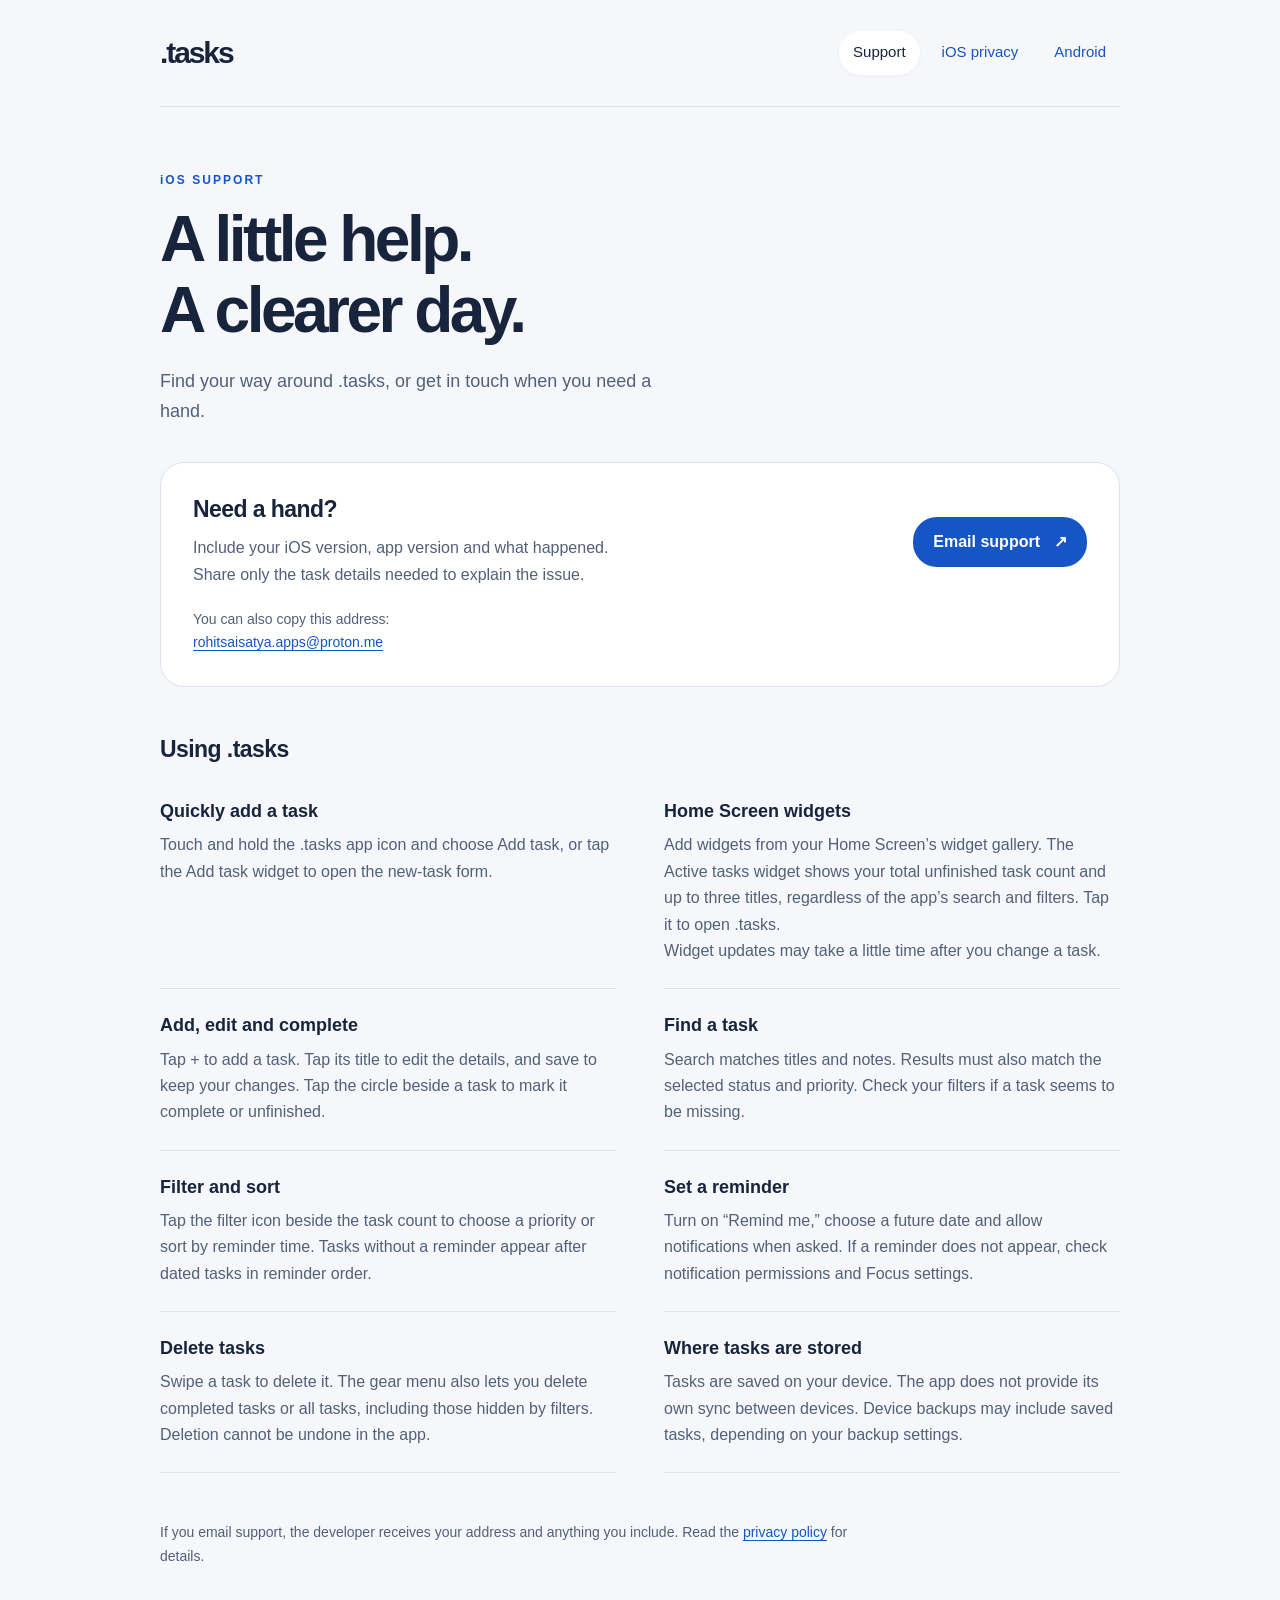
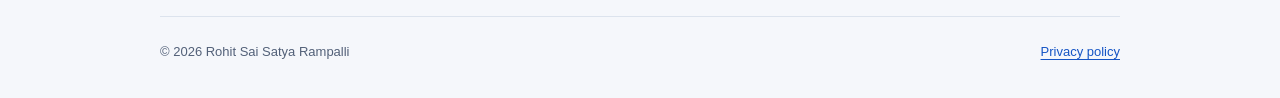
<file: index.html>
<!doctype html>
<html lang="en">
<head>
  <meta charset="utf-8">
  <meta name="viewport" content="width=device-width, initial-scale=1">
  <meta name="description" content="Help and support for .tasks, a simple iOS task app.">
  <title>Support · .tasks</title>
  <link rel="stylesheet" href="styles.css">
</head>
<body>
  <a class="skip-link" href="#main">Skip to content</a>
  <header class="site-header wrap">
    <a class="brand" href="./" aria-label=".tasks support home">.tasks</a>
    <nav aria-label="Main navigation">
      <a href="./" aria-current="page">Support</a>
      <a href="privacy.html">iOS privacy</a>
      <a href="android-support.html">Android</a>
    </nav>
  </header>
  <main id="main" class="wrap">
    <section class="hero" aria-labelledby="page-title">
      <p class="eyebrow">iOS SUPPORT</p>
      <h1 id="page-title">A little help.<br>A clearer day.</h1>
      <p class="intro">Find your way around .tasks, or get in touch when you need a hand.</p>
    </section>
    <section class="contact-card" aria-labelledby="contact-title">
      <div>
        <h2 id="contact-title">Need a hand?</h2>
        <p>Include your iOS version, app version and what happened.<br>Share only the task details needed to explain the issue.</p>
      </div>
      <a class="button" href="mailto:rohitsaisatya.apps@proton.me">Email support <span aria-hidden="true">↗</span></a>
      <p class="email">You can also copy this address:<br><a href="mailto:rohitsaisatya.apps@proton.me">rohitsaisatya.apps@proton.me</a></p>
    </section>
    <section class="help-section" aria-labelledby="help-title">
      <h2 id="help-title">Using .tasks</h2>
      <div class="help-grid">
        <article>
          <h3>Quickly add a task</h3>
          <p>Touch and hold the .tasks app icon and choose Add task, or tap the Add task widget to open the new-task form.</p>
        </article>
        <article>
          <h3>Home Screen widgets</h3>
          <p>Add widgets from your Home Screen’s widget gallery. The Active tasks widget shows your total unfinished task count and up to three titles, regardless of the app’s search and filters. Tap it to open .tasks.</p>
          <p>Widget updates may take a little time after you change a task.</p>
        </article>
        <article>
          <h3>Add, edit and complete</h3>
          <p>Tap + to add a task. Tap its title to edit the details, and save to keep your changes. Tap the circle beside a task to mark it complete or unfinished.</p>
        </article>
        <article>
          <h3>Find a task</h3>
          <p>Search matches titles and notes. Results must also match the selected status and priority. Check your filters if a task seems to be missing.</p>
        </article>
        <article>
          <h3>Filter and sort</h3>
          <p>Tap the filter icon beside the task count to choose a priority or sort by reminder time. Tasks without a reminder appear after dated tasks in reminder order.</p>
        </article>
        <article>
          <h3>Set a reminder</h3>
          <p>Turn on “Remind me,” choose a future date and allow notifications when asked. If a reminder does not appear, check notification permissions and Focus settings.</p>
        </article>
        <article>
          <h3>Delete tasks</h3>
          <p>Swipe a task to delete it. The gear menu also lets you delete completed tasks or all tasks, including those hidden by filters. Deletion cannot be undone in the app.</p>
        </article>
        <article>
          <h3>Where tasks are stored</h3>
          <p>Tasks are saved on your device. The app does not provide its own sync between devices. Device backups may include saved tasks, depending on your backup settings.</p>
        </article>
      </div>
    </section>
    <aside class="privacy-note">
      <p>If you email support, the developer receives your address and anything you include. Read the <a href="privacy.html">privacy policy</a> for details.</p>
    </aside>
  </main>
  <footer class="site-footer wrap">
    <p>© 2026 Rohit Sai Satya Rampalli</p>
    <a href="privacy.html">Privacy policy</a>
  </footer>
</body>
</html>
</file>
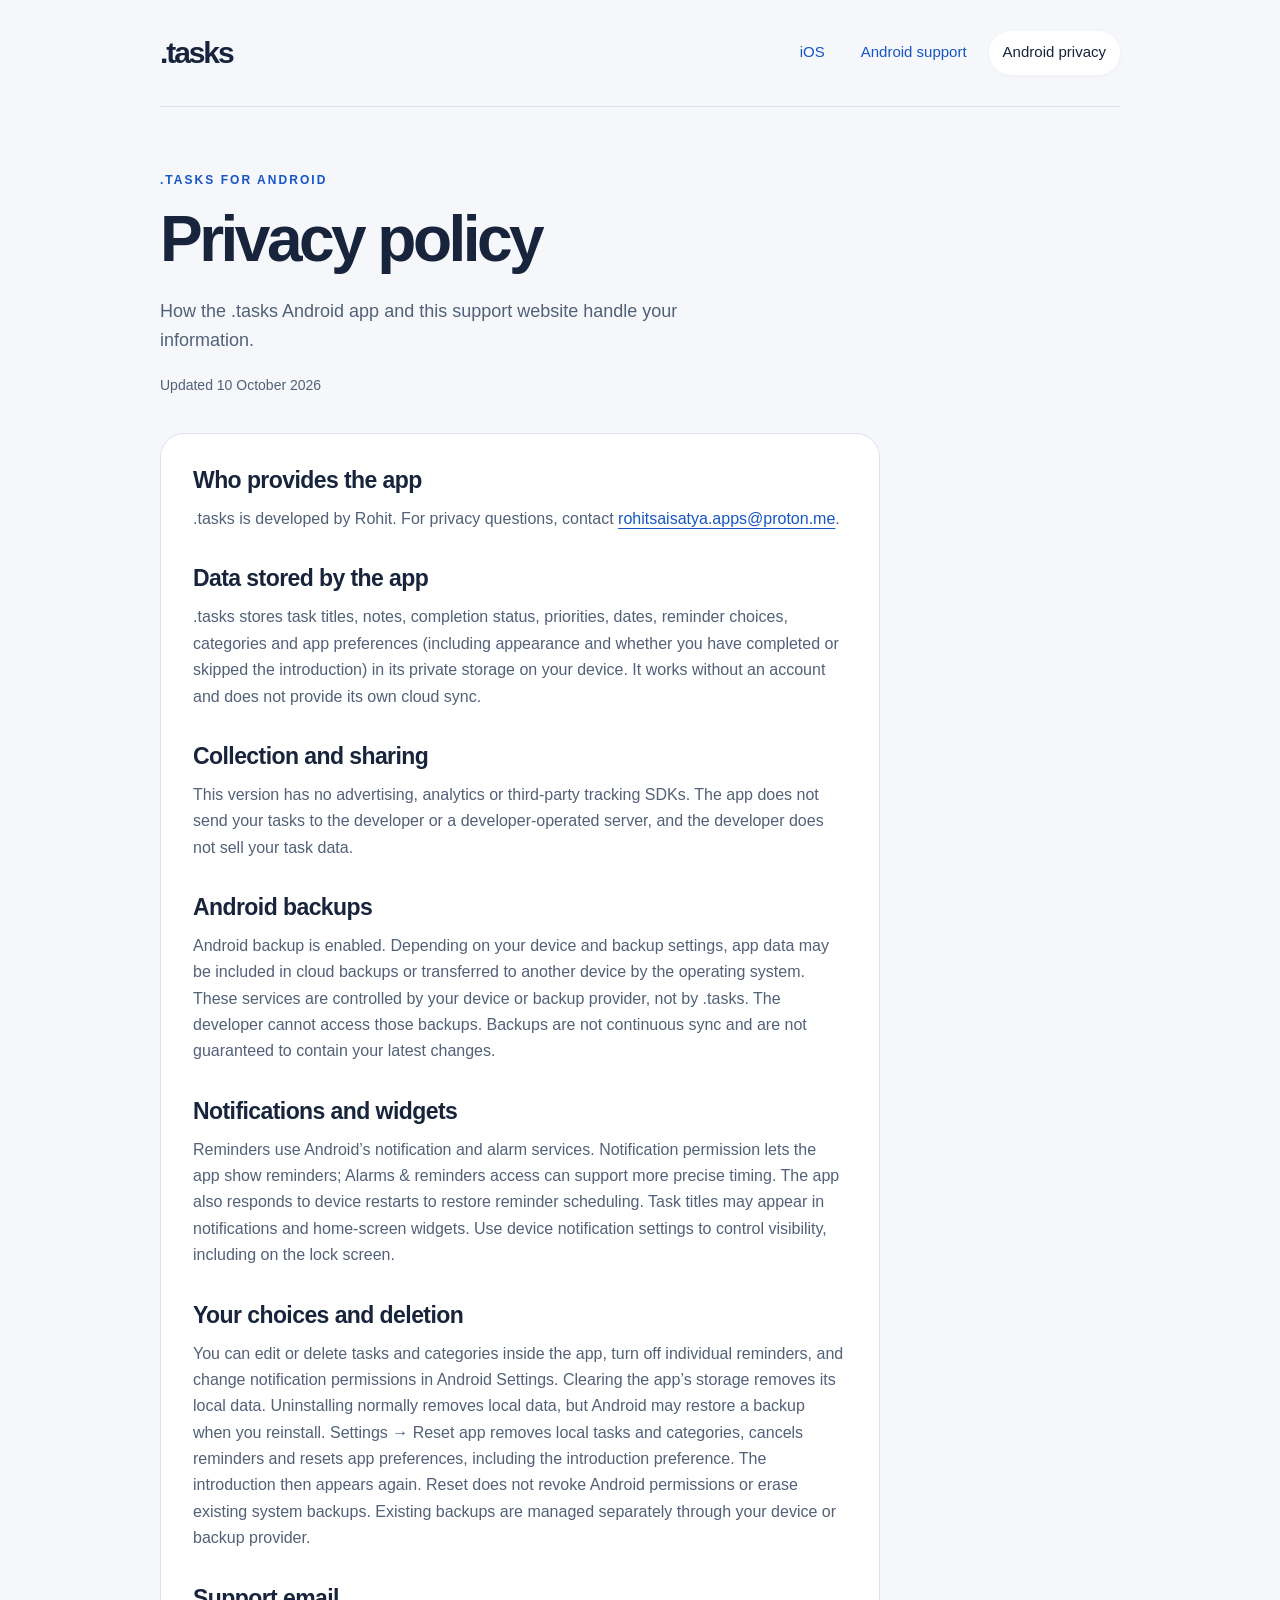
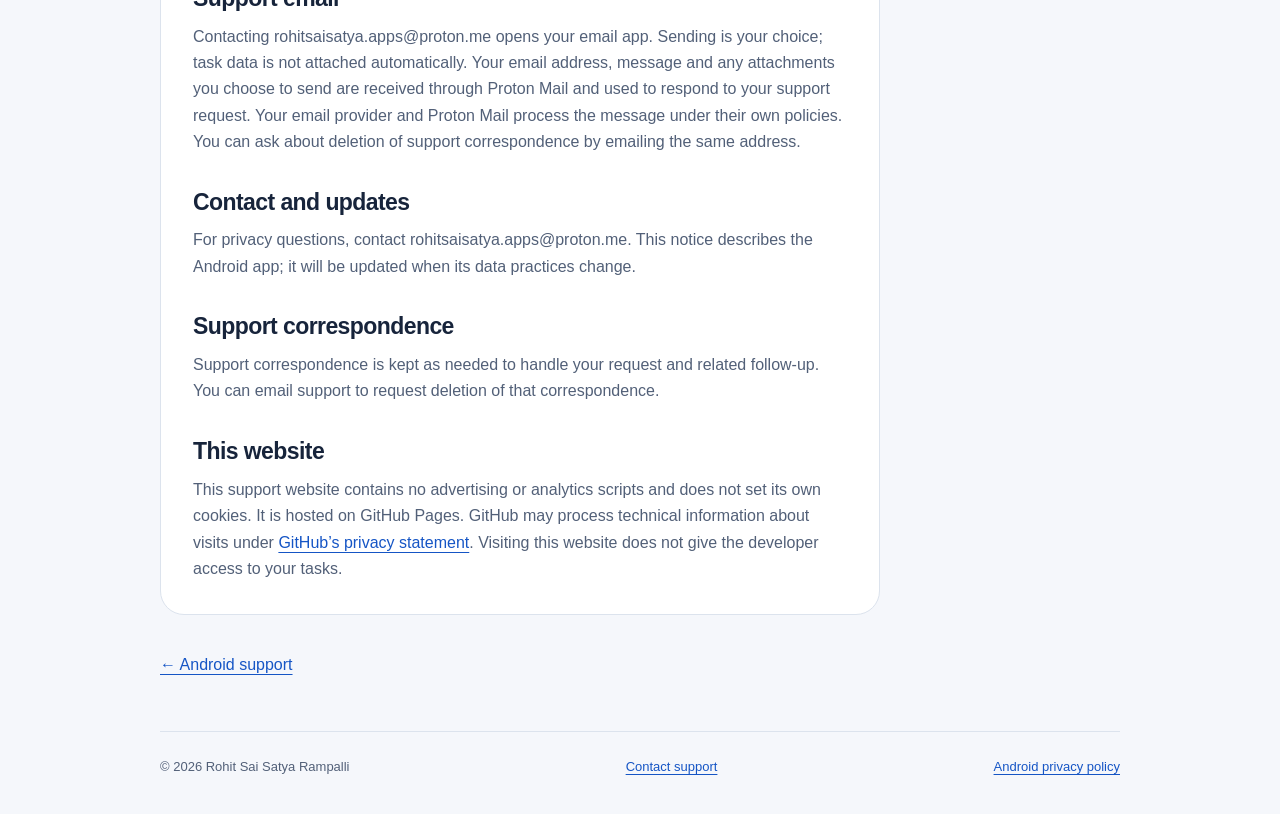
<file: android-privacy.html>
<!doctype html>
<html lang="en">
<head>
  <meta charset="utf-8">
  <meta name="viewport" content="width=device-width, initial-scale=1">
  <meta name="description" content="How the .tasks Android app and this support website handle your information.">
  <title>Privacy policy · .tasks</title>
  <link rel="stylesheet" href="styles.css">
</head>
<body>
  <a class="skip-link" href="#main">Skip to content</a>
  <header class="site-header wrap">
    <a class="brand" href="./" aria-label=".tasks support home">.tasks</a>
    <nav aria-label="Main navigation">
      <a href="./">iOS</a>
      <a href="android-support.html">Android support</a>
      <a href="android-privacy.html" aria-current="page">Android privacy</a>
    </nav>
  </header>
  <main id="main" class="wrap policy">
    <section class="hero" aria-labelledby="page-title">
      <p class="eyebrow">.TASKS FOR ANDROID</p>
      <h1 id="page-title">Privacy policy</h1>
      <p class="intro">How the .tasks Android app and this support website handle your information.</p>
      <p class="updated">Updated <time datetime="2026-10-10">10 October 2026</time></p>
    </section>
    <article class="policy-body">
<section><h2>Who provides the app</h2><p>.tasks is developed by Rohit. For privacy questions, contact <a href="mailto:rohitsaisatya.apps@proton.me">rohitsaisatya.apps@proton.me</a>.</p></section><section><h2>Data stored by the app</h2><p>.tasks stores task titles, notes, completion status, priorities, dates, reminder choices, categories and app preferences (including appearance and whether you have completed or skipped the introduction) in its private storage on your device. It works without an account and does not provide its own cloud sync.</p></section>
<section><h2>Collection and sharing</h2><p>This version has no advertising, analytics or third-party tracking SDKs. The app does not send your tasks to the developer or a developer-operated server, and the developer does not sell your task data.</p></section>
<section><h2>Android backups</h2><p>Android backup is enabled. Depending on your device and backup settings, app data may be included in cloud backups or transferred to another device by the operating system. These services are controlled by your device or backup provider, not by .tasks. The developer cannot access those backups. Backups are not continuous sync and are not guaranteed to contain your latest changes.</p></section>
<section><h2>Notifications and widgets</h2><p>Reminders use Android’s notification and alarm services. Notification permission lets the app show reminders; Alarms &amp; reminders access can support more precise timing. The app also responds to device restarts to restore reminder scheduling. Task titles may appear in notifications and home-screen widgets. Use device notification settings to control visibility, including on the lock screen.</p></section>
<section><h2>Your choices and deletion</h2><p>You can edit or delete tasks and categories inside the app, turn off individual reminders, and change notification permissions in Android Settings. Clearing the app’s storage removes its local data. Uninstalling normally removes local data, but Android may restore a backup when you reinstall. Settings → Reset app removes local tasks and categories, cancels reminders and resets app preferences, including the introduction preference. The introduction then appears again. Reset does not revoke Android permissions or erase existing system backups. Existing backups are managed separately through your device or backup provider.</p></section>
<section><h2>Support email</h2><p>Contacting rohitsaisatya.apps@proton.me opens your email app. Sending is your choice; task data is not attached automatically. Your email address, message and any attachments you choose to send are received through Proton Mail and used to respond to your support request. Your email provider and Proton Mail process the message under their own policies. You can ask about deletion of support correspondence by emailing the same address.</p></section>
<section><h2>Contact and updates</h2><p>For privacy questions, contact rohitsaisatya.apps@proton.me. This notice describes the Android app; it will be updated when its data practices change.</p></section><section><h2>Support correspondence</h2><p>Support correspondence is kept as needed to handle your request and related follow-up. You can email support to request deletion of that correspondence.</p></section><section><h2>This website</h2><p>This support website contains no advertising or analytics scripts and does not set its own cookies. It is hosted on GitHub Pages. GitHub may process technical information about visits under <a href="https://docs.github.com/en/site-policy/privacy-policies/github-general-privacy-statement">GitHub’s privacy statement</a>. Visiting this website does not give the developer access to your tasks.</p></section>
    </article>
    <a class="back-link" href="android-support.html">← Android support</a>
  </main>
  <footer class="site-footer wrap">
    <p>© 2026 Rohit Sai Satya Rampalli</p>
    <a href="mailto:rohitsaisatya.apps@proton.me">Contact support</a>
    <a href="android-privacy.html">Android privacy policy</a>
  </footer>
</body>
</html>
</file>
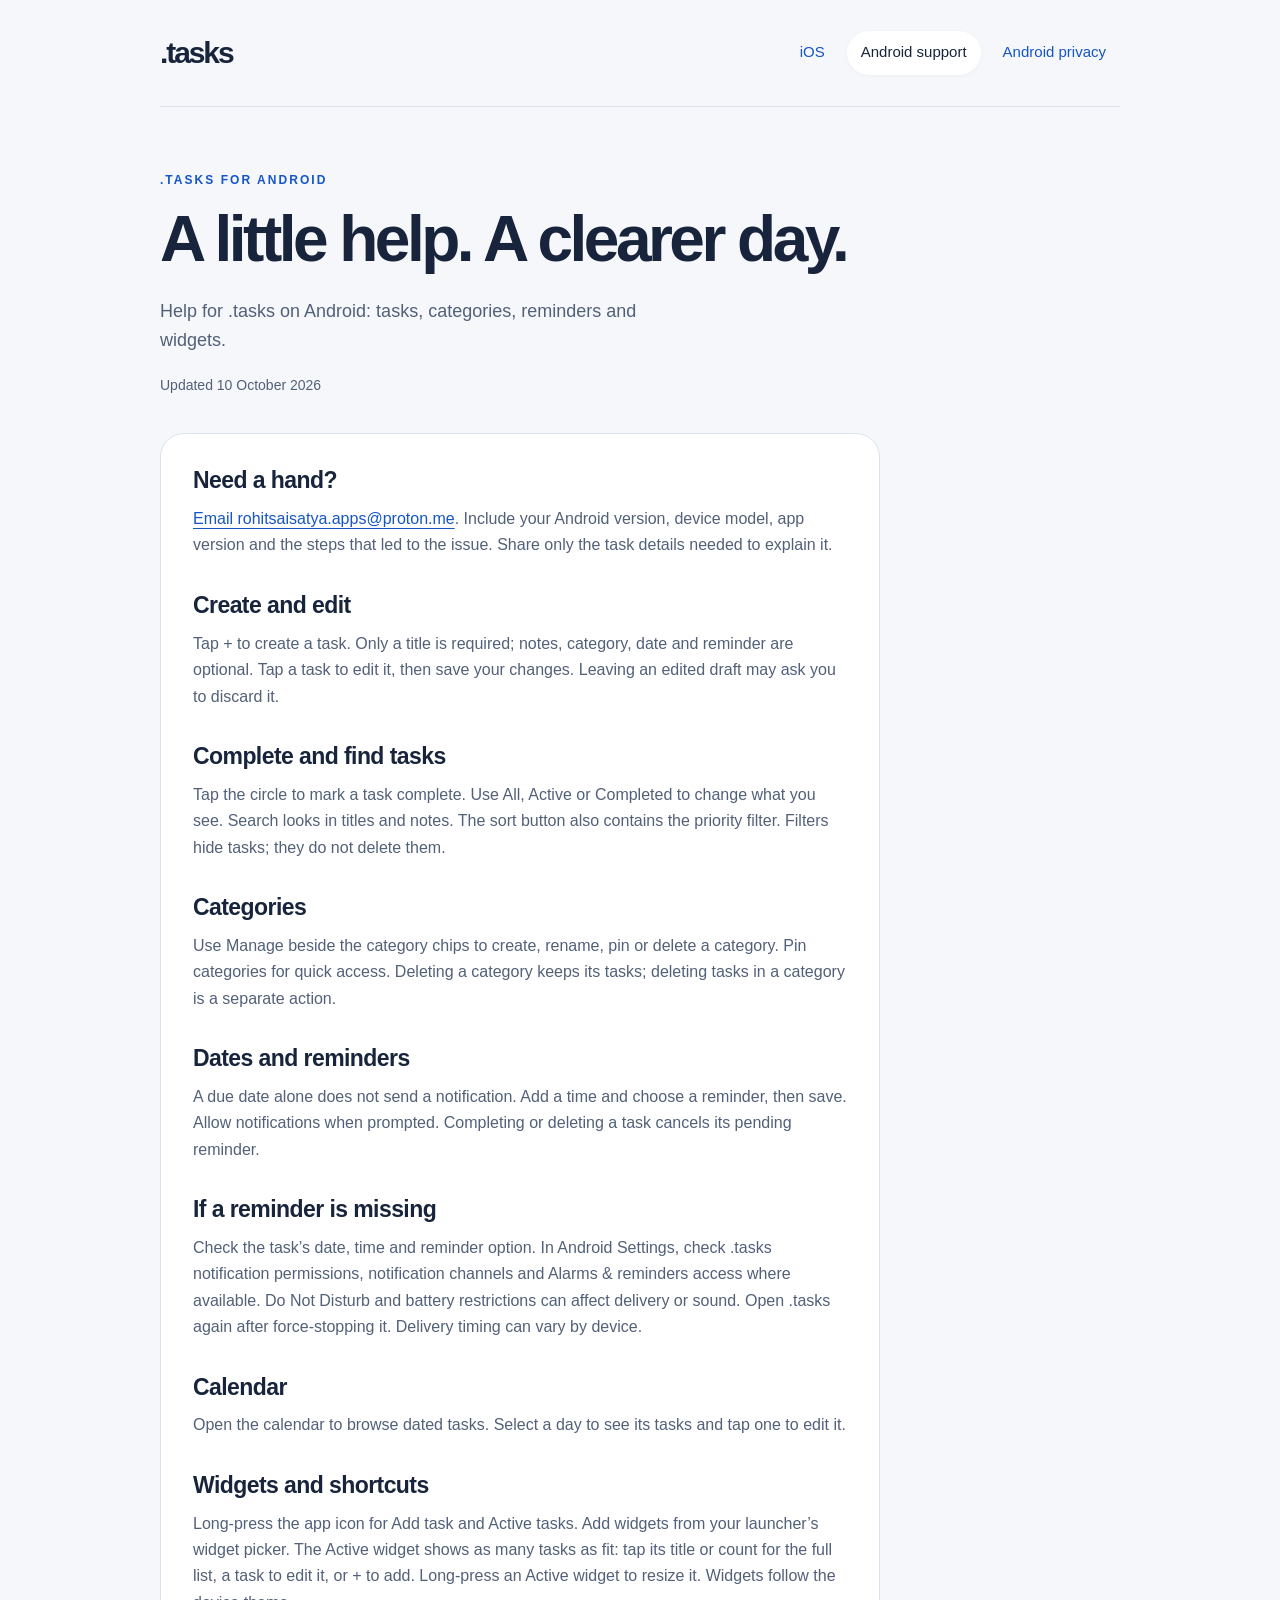
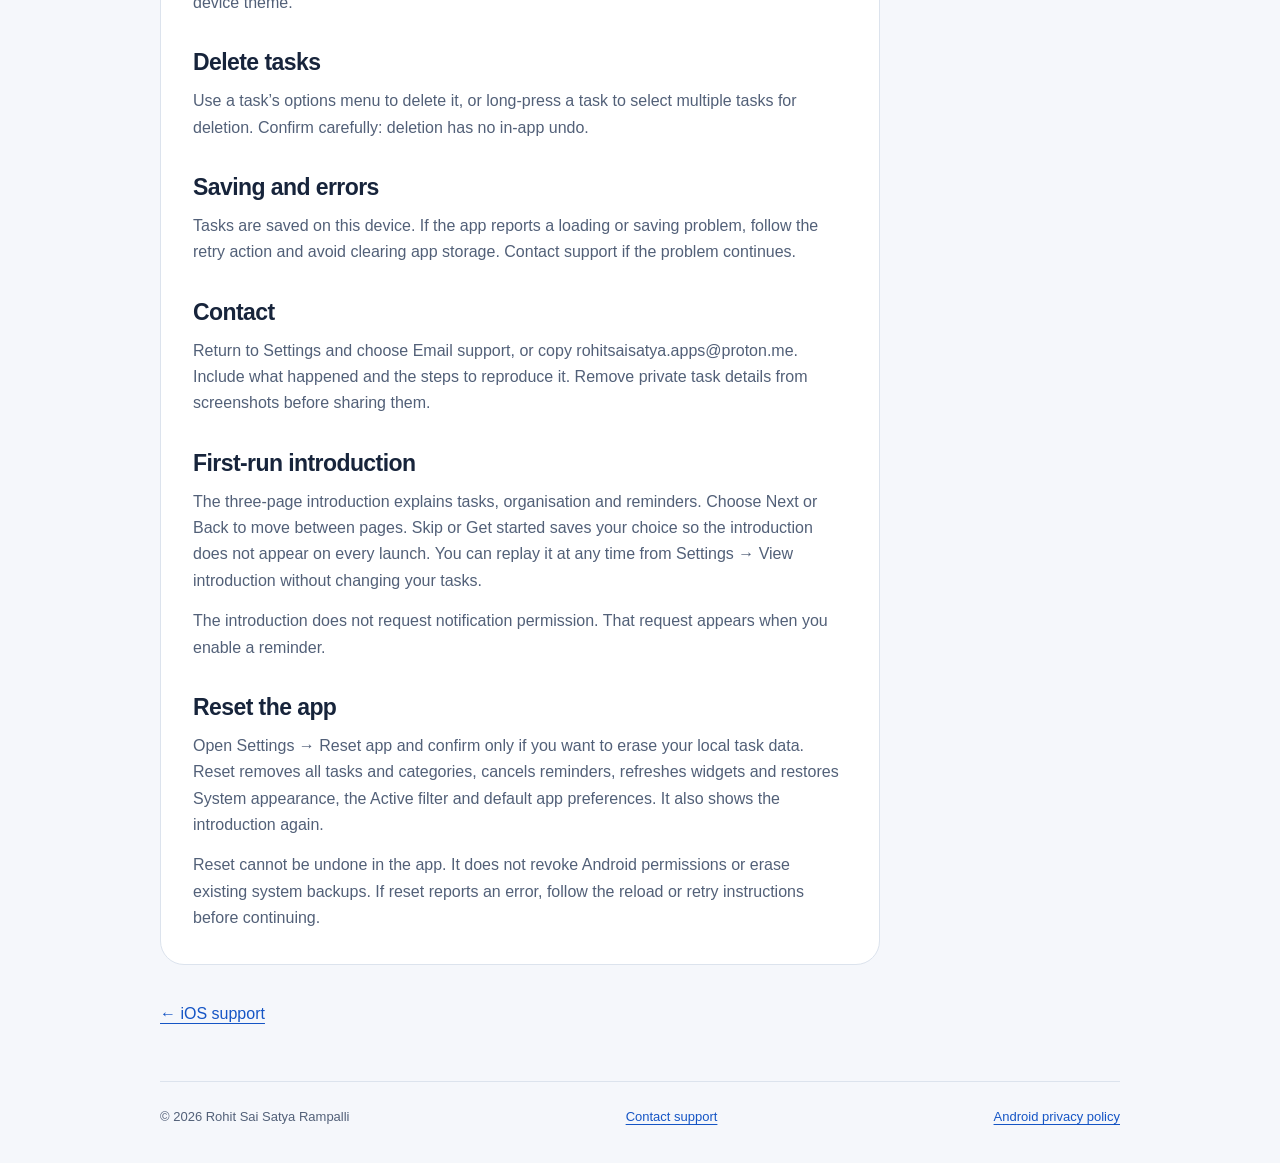
<file: android-support.html>
<!doctype html>
<html lang="en">
<head>
  <meta charset="utf-8">
  <meta name="viewport" content="width=device-width, initial-scale=1">
  <meta name="description" content="Help for .tasks on Android: tasks, categories, reminders and widgets.">
  <title>A little help. A clearer day. · .tasks</title>
  <link rel="stylesheet" href="styles.css">
</head>
<body>
  <a class="skip-link" href="#main">Skip to content</a>
  <header class="site-header wrap">
    <a class="brand" href="./" aria-label=".tasks support home">.tasks</a>
    <nav aria-label="Main navigation">
      <a href="./">iOS</a>
      <a href="android-support.html" aria-current="page">Android support</a>
      <a href="android-privacy.html">Android privacy</a>
    </nav>
  </header>
  <main id="main" class="wrap policy">
    <section class="hero" aria-labelledby="page-title">
      <p class="eyebrow">.TASKS FOR ANDROID</p>
      <h1 id="page-title">A little help. A clearer day.</h1>
      <p class="intro">Help for .tasks on Android: tasks, categories, reminders and widgets.</p>
      <p class="updated">Updated <time datetime="2026-10-10">10 October 2026</time></p>
    </section>
    <article class="policy-body">
<section><h2>Need a hand?</h2><p><a href="mailto:rohitsaisatya.apps@proton.me">Email rohitsaisatya.apps@proton.me</a>. Include your Android version, device model, app version and the steps that led to the issue. Share only the task details needed to explain it.</p></section><section><h2>Create and edit</h2><p>Tap + to create a task. Only a title is required; notes, category, date and reminder are optional. Tap a task to edit it, then save your changes. Leaving an edited draft may ask you to discard it.</p></section>
<section><h2>Complete and find tasks</h2><p>Tap the circle to mark a task complete. Use All, Active or Completed to change what you see. Search looks in titles and notes. The sort button also contains the priority filter. Filters hide tasks; they do not delete them.</p></section>
<section><h2>Categories</h2><p>Use Manage beside the category chips to create, rename, pin or delete a category. Pin categories for quick access. Deleting a category keeps its tasks; deleting tasks in a category is a separate action.</p></section>
<section><h2>Dates and reminders</h2><p>A due date alone does not send a notification. Add a time and choose a reminder, then save. Allow notifications when prompted. Completing or deleting a task cancels its pending reminder.</p></section>
<section><h2>If a reminder is missing</h2><p>Check the task’s date, time and reminder option. In Android Settings, check .tasks notification permissions, notification channels and Alarms &amp; reminders access where available. Do Not Disturb and battery restrictions can affect delivery or sound. Open .tasks again after force-stopping it. Delivery timing can vary by device.</p></section>
<section><h2>Calendar</h2><p>Open the calendar to browse dated tasks. Select a day to see its tasks and tap one to edit it.</p></section>
<section><h2>Widgets and shortcuts</h2><p>Long-press the app icon for Add task and Active tasks. Add widgets from your launcher’s widget picker. The Active widget shows as many tasks as fit: tap its title or count for the full list, a task to edit it, or + to add. Long-press an Active widget to resize it. Widgets follow the device theme.</p></section>
<section><h2>Delete tasks</h2><p>Use a task’s options menu to delete it, or long-press a task to select multiple tasks for deletion. Confirm carefully: deletion has no in-app undo.</p></section>
<section><h2>Saving and errors</h2><p>Tasks are saved on this device. If the app reports a loading or saving problem, follow the retry action and avoid clearing app storage. Contact support if the problem continues.</p></section>
<section><h2>Contact</h2><p>Return to Settings and choose Email support, or copy rohitsaisatya.apps@proton.me. Include what happened and the steps to reproduce it. Remove private task details from screenshots before sharing them.</p></section>

<section>
  <h2>First-run introduction</h2>
  <p>The three-page introduction explains tasks, organisation and reminders. Choose Next or Back to move between pages. Skip or Get started saves your choice so the introduction does not appear on every launch. You can replay it at any time from Settings → View introduction without changing your tasks.</p>
  <p>The introduction does not request notification permission. That request appears when you enable a reminder.</p>
</section>
<section>
  <h2>Reset the app</h2>
  <p>Open Settings → Reset app and confirm only if you want to erase your local task data. Reset removes all tasks and categories, cancels reminders, refreshes widgets and restores System appearance, the Active filter and default app preferences. It also shows the introduction again.</p>
  <p>Reset cannot be undone in the app. It does not revoke Android permissions or erase existing system backups. If reset reports an error, follow the reload or retry instructions before continuing.</p>
</section>
    </article>
    <a class="back-link" href="./">← iOS support</a>
  </main>
  <footer class="site-footer wrap">
    <p>© 2026 Rohit Sai Satya Rampalli</p>
    <a href="mailto:rohitsaisatya.apps@proton.me">Contact support</a>
    <a href="android-privacy.html">Android privacy policy</a>
  </footer>
</body>
</html>
</file>
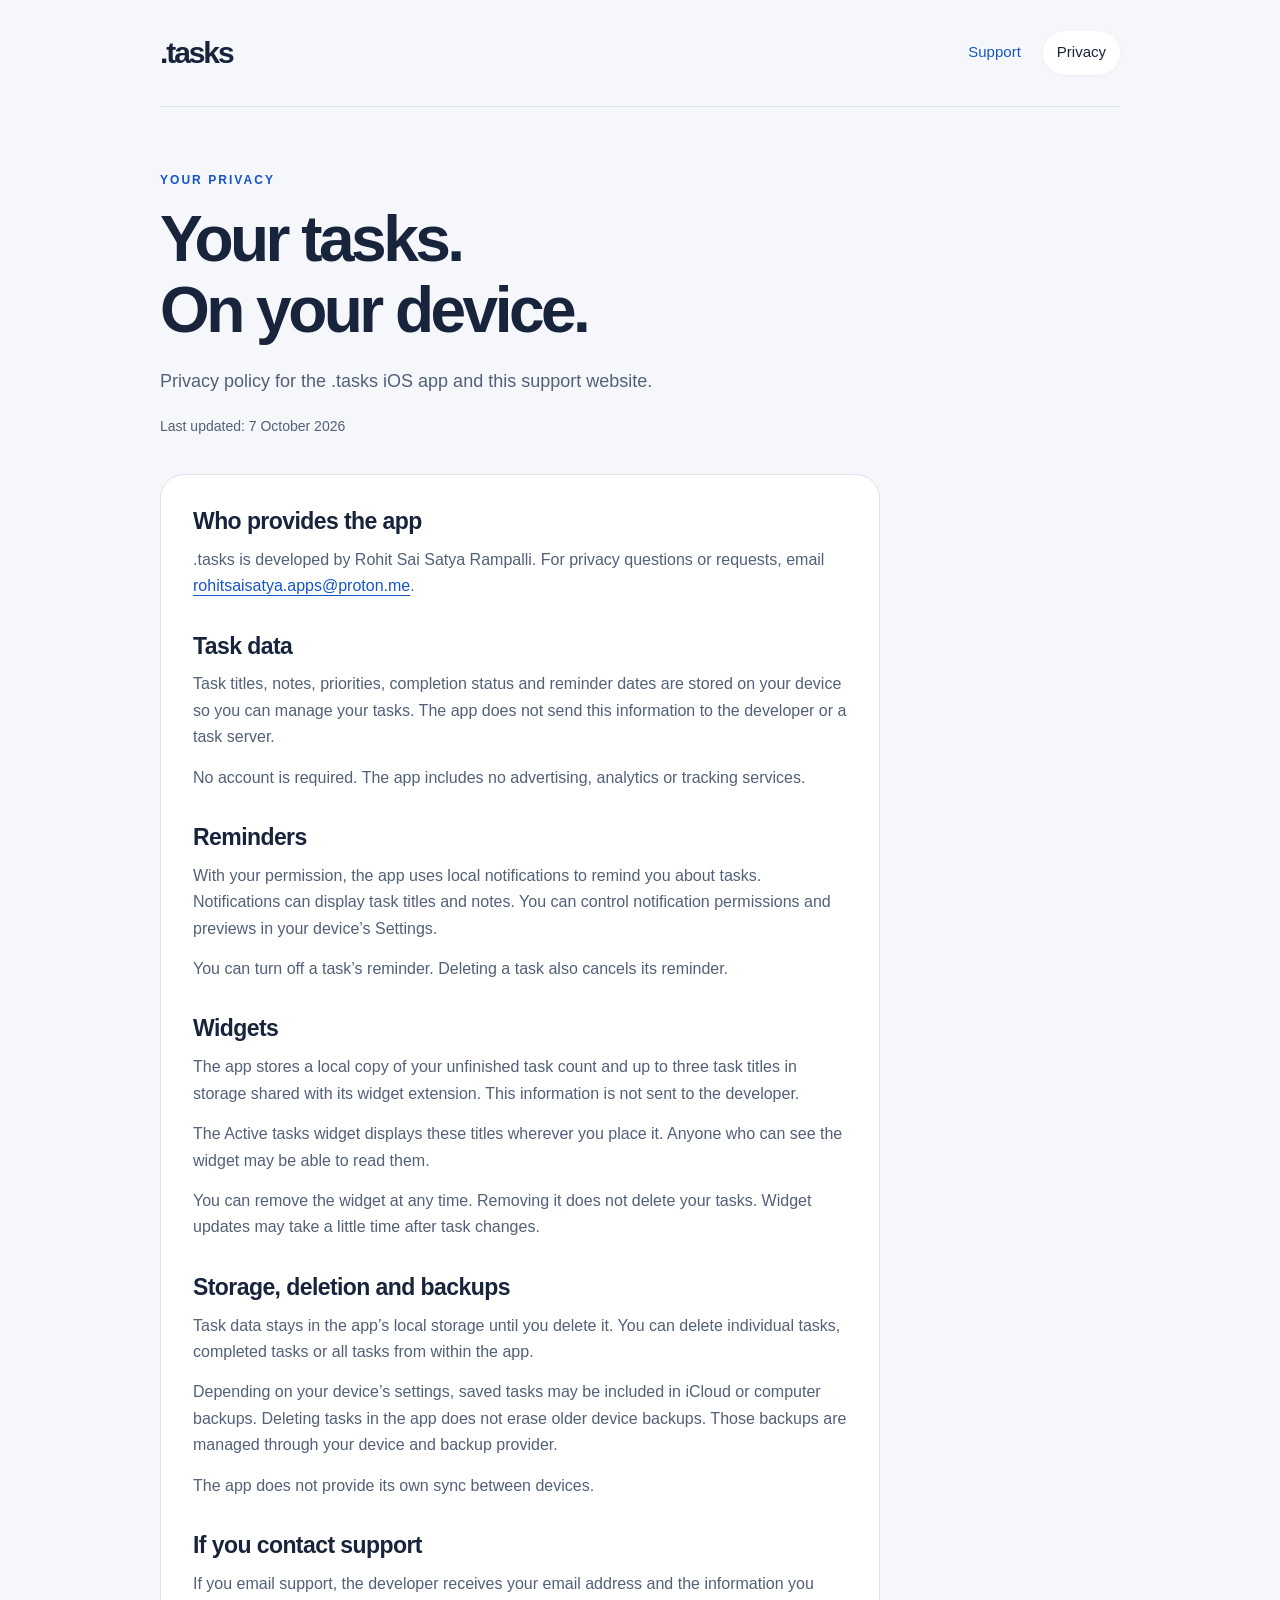
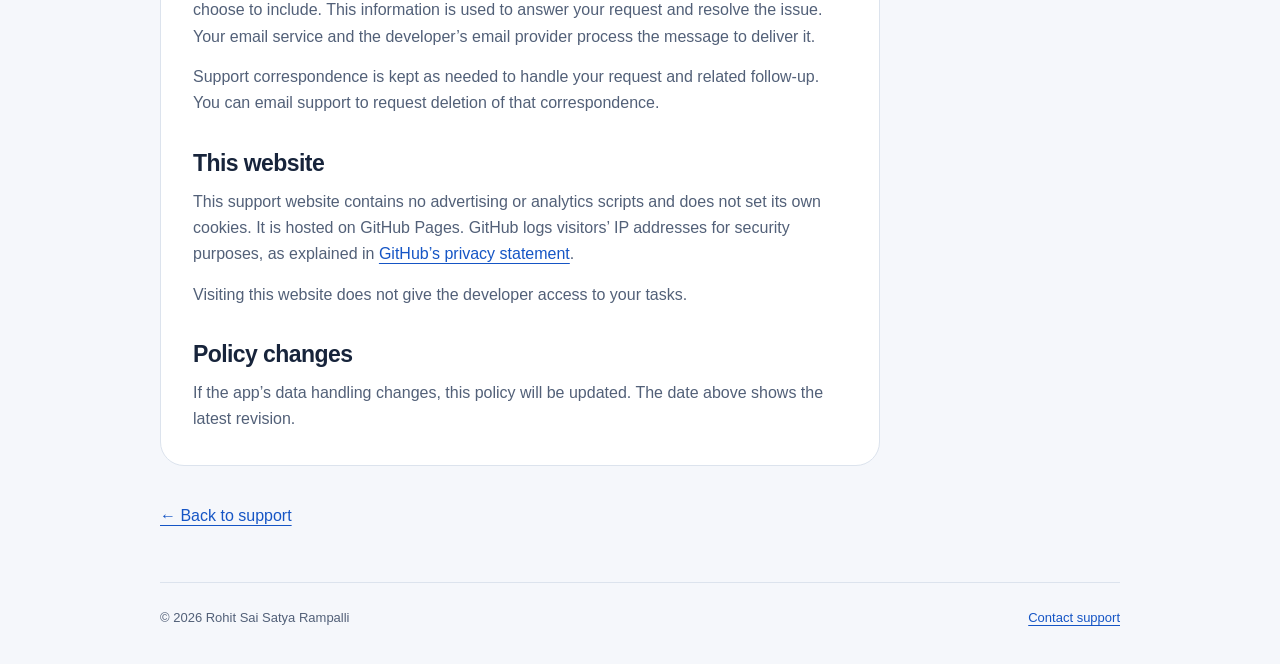
<file: privacy.html>
<!doctype html>
<html lang="en">
<head>
  <meta charset="utf-8">
  <meta name="viewport" content="width=device-width, initial-scale=1">
  <meta name="description" content="How .tasks handles task data, reminders and support correspondence.">
  <title>Privacy policy · .tasks</title>
  <link rel="stylesheet" href="styles.css">
</head>
<body>
  <a class="skip-link" href="#main">Skip to content</a>
  <header class="site-header wrap">
    <a class="brand" href="./" aria-label=".tasks support home">.tasks</a>
    <nav aria-label="Main navigation">
      <a href="./">Support</a>
      <a href="privacy.html" aria-current="page">Privacy</a>
    </nav>
  </header>
  <main id="main" class="wrap policy">
    <section class="hero" aria-labelledby="page-title">
      <p class="eyebrow">YOUR PRIVACY</p>
      <h1 id="page-title">Your tasks.<br>On your device.</h1>
      <p class="intro">Privacy policy for the .tasks iOS app and this support website.</p>
      <p class="updated">Last updated: <time datetime="2026-10-07">7 October 2026</time></p>
    </section>
    <article class="policy-body" aria-label="Privacy policy">
      <section>
        <h2>Who provides the app</h2>
        <p>.tasks is developed by Rohit Sai Satya Rampalli. For privacy questions or requests, email <a href="mailto:rohitsaisatya.apps@proton.me">rohitsaisatya.apps@proton.me</a>.</p>
      </section>
      <section>
        <h2>Task data</h2>
        <p>Task titles, notes, priorities, completion status and reminder dates are stored on your device so you can manage your tasks. The app does not send this information to the developer or a task server.</p>
        <p>No account is required. The app includes no advertising, analytics or tracking services.</p>
      </section>
      <section>
        <h2>Reminders</h2>
        <p>With your permission, the app uses local notifications to remind you about tasks. Notifications can display task titles and notes. You can control notification permissions and previews in your device’s Settings.</p>
        <p>You can turn off a task’s reminder. Deleting a task also cancels its reminder.</p>
      </section>
      <section>
          <h2>Widgets</h2>
          <p>The app stores a local copy of your unfinished task count and up to three task titles in storage shared with its widget extension. This information is not sent to the developer.</p>
          <p>The Active tasks widget displays these titles wherever you place it. Anyone who can see the widget may be able to read them.</p>
          <p>You can remove the widget at any time. Removing it does not delete your tasks. Widget updates may take a little time after task changes.</p>
        </section>
      <section>        
        <h2>Storage, deletion and backups</h2>
        <p>Task data stays in the app’s local storage until you delete it. You can delete individual tasks, completed tasks or all tasks from within the app.</p>
        <p>Depending on your device’s settings, saved tasks may be included in iCloud or computer backups. Deleting tasks in the app does not erase older device backups. Those backups are managed through your device and backup provider.</p>
        <p>The app does not provide its own sync between devices.</p>
      </section>
      <section>
        <h2>If you contact support</h2>
        <p>If you email support, the developer receives your email address and the information you choose to include. This information is used to answer your request and resolve the issue. Your email service and the developer’s email provider process the message to deliver it.</p>
        <p>Support correspondence is kept as needed to handle your request and related follow-up. You can email support to request deletion of that correspondence.</p>
      </section>
      <section>
        <h2>This website</h2>
        <p>This support website contains no advertising or analytics scripts and does not set its own cookies. It is hosted on GitHub Pages. GitHub logs visitors’ IP addresses for security purposes, as explained in <a href="https://docs.github.com/en/site-policy/privacy-policies/github-general-privacy-statement">GitHub’s privacy statement</a>.</p>
        <p>Visiting this website does not give the developer access to your tasks.</p>
      </section>
      <section>
        <h2>Policy changes</h2>
        <p>If the app’s data handling changes, this policy will be updated. The date above shows the latest revision.</p>
      </section>
    </article>
    <a class="back-link" href="./">← Back to support</a>
  </main>
  <footer class="site-footer wrap">
    <p>© 2026 Rohit Sai Satya Rampalli</p>
    <a href="mailto:rohitsaisatya.apps@proton.me">Contact support</a>
  </footer>
</body>
</html>
</file>
<file: styles.css>
:root {
  color-scheme: light dark;
  --background: #f5f7fb;
  --surface: #ffffff;
  --text: #17243b;
  --muted: #526078;
  --accent: #1555c5;
  --line: #dce3ed;
  font-family: -apple-system, BlinkMacSystemFont, "Segoe UI", sans-serif;
}
* { box-sizing: border-box; }
body { margin: 0; background: var(--background); color: var(--text); line-height: 1.65; }
a { color: var(--accent); text-underline-offset: .22em; }
a:hover { text-decoration-thickness: 2px; }
a:focus-visible { outline: 3px solid var(--accent); outline-offset: 4px; border-radius: 4px; }
.wrap { width: min(960px, calc(100% - 48px)); margin-inline: auto; }
.skip-link { position: absolute; left: 16px; top: 12px; padding: 8px 16px; background: var(--surface); transform: translateY(-180%); z-index: 1; }
.skip-link:focus { transform: translateY(0); }
.site-header { display: flex; align-items: center; justify-content: space-between; gap: 20px; padding-block: 28px; border-bottom: 1px solid var(--line); }
.brand { font-size: 30px; font-weight: 750; letter-spacing: -.07em; text-decoration: none; color: var(--text); }
nav { display: flex; flex-wrap: wrap; gap: 8px; }
nav a { display: inline-flex; align-items: center; min-height: 44px; padding: 8px 14px; text-decoration: none; border-radius: 24px; font-size: 15px; }
nav a[aria-current="page"] { background: var(--surface); box-shadow: 0 1px 4px #17243b0a; color: var(--text); }
.hero { padding-block: 64px 36px; }
.eyebrow { margin: 0 0 14px; font-size: 12px; font-weight: 700; letter-spacing: .17em; color: var(--accent); }
h1 { margin: 0; max-width: 800px; font-size: clamp(38px, 6vw, 64px); font-weight: 750; line-height: 1.1; letter-spacing: -.055em; }
h2 { margin: 0 0 10px; font-size: 23px; line-height: 1.3; letter-spacing: -.025em; }
h3 { margin: 0 0 8px; font-size: 18px; line-height: 1.4; }
p { margin: 0 0 14px; }
.intro { max-width: 540px; margin: 22px 0 0; color: var(--muted); font-size: 18px; }
.contact-card { display: grid; grid-template-columns: 1fr auto; gap: 20px 32px; align-items: center; padding: 32px; border: 1px solid var(--line); border-radius: 24px; background: var(--surface); }
.contact-card p, .help-grid p { color: var(--muted); margin-bottom: 0; }
.button { display: inline-flex; justify-content: center; gap: 14px; align-items: center; min-height: 48px; padding: 12px 20px; background: var(--accent); color: white; font-weight: 600; text-decoration: none; border-radius: 24px; }
.button:hover { opacity: .9; }
.email { grid-column: 1 / -1; font-size: 14px; overflow-wrap: anywhere; }
.help-section { margin-block: 48px; }
.help-grid { display: grid; grid-template-columns: 1fr 1fr; gap: 0 48px; }
.help-grid article { padding-block: 24px; border-bottom: 1px solid var(--line); }
.privacy-note { max-width: 720px; color: var(--muted); font-size: 14px; margin-bottom: 48px; }
.site-footer { display: flex; justify-content: space-between; flex-wrap: wrap; gap: 12px 24px; padding-block: 24px 36px; border-top: 1px solid var(--line); color: var(--muted); font-size: 13px; }
.site-footer p { margin: 0; }
.updated { margin: 18px 0 0; color: var(--muted); font-size: 14px; }
.policy-body { max-width: 720px; padding: 32px; background: var(--surface); border: 1px solid var(--line); border-radius: 24px; overflow-wrap: anywhere; }
.policy-body section + section { margin-top: 32px; }
.policy-body p { color: var(--muted); }
.policy-body p:last-child { margin-bottom: 0; }
.back-link { display: inline-flex; align-items: center; min-height: 44px; margin-block: 28px 44px; }
@media (max-width: 600px) {
  .wrap { width: calc(100% - 36px); }
  .site-header { padding-block: 18px; gap: 8px; }
  nav { gap: 0; }
  nav a { padding-inline: 12px; }
  .hero { padding-block: 44px 30px; }
  .contact-card { grid-template-columns: 1fr; padding: 24px; }
  .button { justify-self: start; }
  .help-grid { grid-template-columns: 1fr; }
  .policy-body { padding: 24px; }
}
@media (prefers-color-scheme: dark) {
  :root {
    --background: #101722;
    --surface: #192331;
    --text: #eff4fd;
    --muted: #b1bfd2;
    --accent: #9cc0ff;
    --line: #334254;
  }
  .button { color: #102347; }
}
</file>
